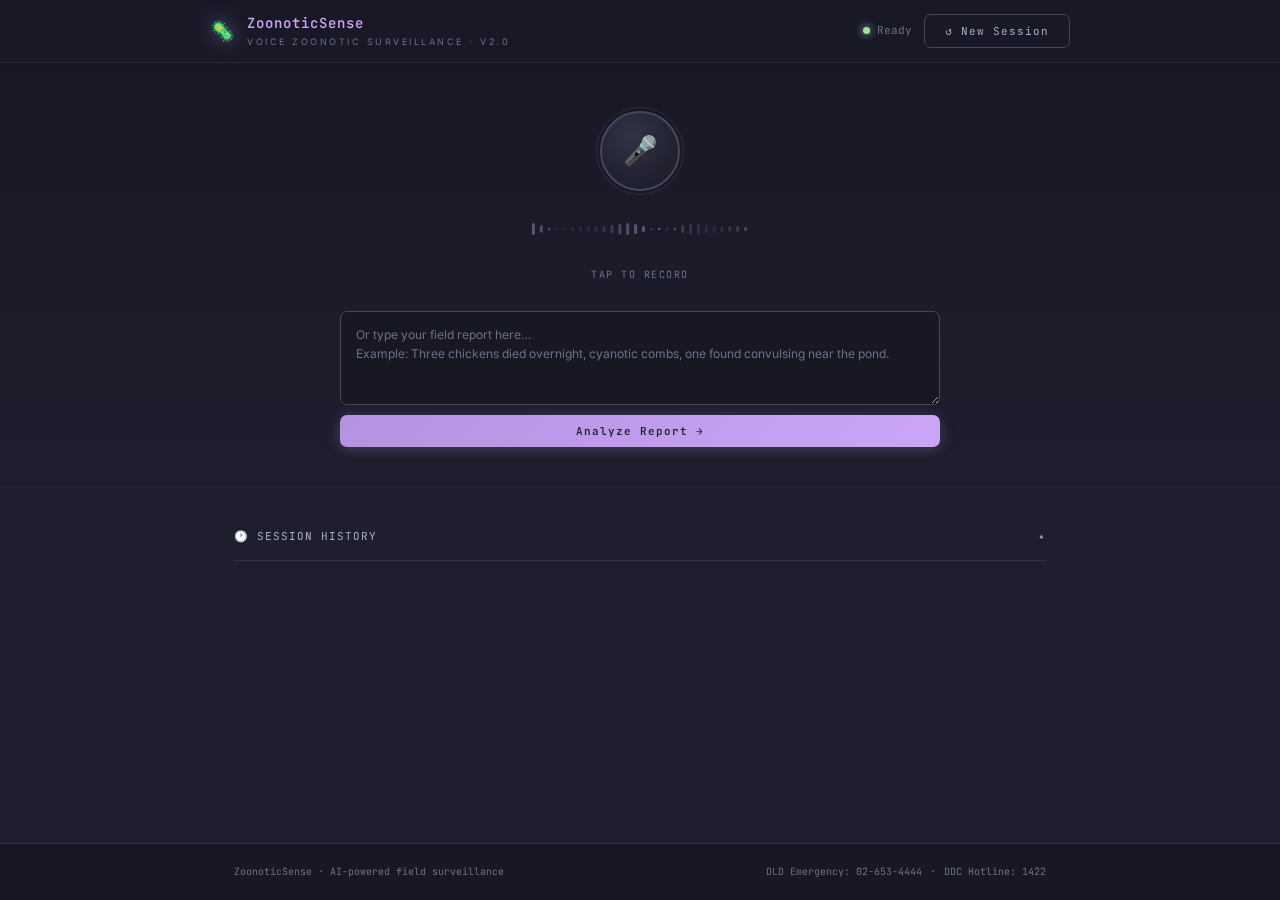
<file: templates/index.html>
<!DOCTYPE html>
<html lang="en">

<head>
  <meta charset="UTF-8">
  <meta name="viewport" content="width=device-width, initial-scale=1.0">
  <title>ZoonoticSense — Zoonotic Disease Surveillance</title>
  <meta name="description"
    content="AI-powered voice zoonotic disease surveillance system for field workers and farmers">
  <link rel="stylesheet" href="/static/css/style.css">
</head>

<body>

  <!-- ── STICKY HEADER ── -->
  <header class="header">
    <div class="header-inner">
      <div class="logo">
        <span class="logo-icon">🦠</span>
        <div>
          <div class="logo-name">ZoonoticSense</div>
          <div class="logo-sub">Voice Zoonotic Surveillance · v2.0</div>
        </div>
      </div>
      <div class="header-right">
        <div class="sys-status">
          <div class="status-dot" id="statusDot"></div>
          <span class="status-text" id="statusText">Ready</span>
        </div>
        <button class="btn btn-ghost" id="newSessionBtn" onclick="resetSession()">↺ New Session</button>
      </div>
    </div>
  </header>

  <!-- ── HERO: INPUT ── -->
  <section class="hero">
    <div class="hero-inner">

      <!-- Mic + waveform -->
      <div class="hero-mic" id="micArea">
        <button class="mic-btn" id="micBtn" onclick="toggleRecording()">
          <span class="mic-icon" id="micIcon">🎤</span>
        </button>
        <canvas class="waveform-canvas" id="waveCanvas" width="220" height="48"></canvas>
        <span class="mic-hint" id="micLabel">Tap to Record</span>
      </div>

      <!-- Text input alternative -->
      <div class="hero-text">
        <textarea id="textInput" rows="3"
          placeholder="Or type your field report here…&#10;Example: Three chickens died overnight, cyanotic combs, one found convulsing near the pond."></textarea>
        <button class="btn btn-primary" id="analyzeBtn" onclick="analyzeText()">
          Analyze Report →
        </button>
      </div>

    </div>
  </section>

  <!-- ── PIPELINE BAR ── -->
  <section class="pipeline-section hidden" id="pipelineSection">
    <div class="content-wrap">
      <button class="collapse-toggle" onclick="toggleSection('pipelineBody', this)" aria-expanded="true">
        <span class="toggle-label">⚡ Pipeline</span>
        <span class="toggle-chevron">▾</span>
      </button>
      <div class="collapse-body" id="pipelineBody">
        <div class="pipeline-steps">

          <div class="pipe-step" id="step-asr">
            <div class="pipe-dot"></div>
            <div class="pipe-content">
              <span class="pipe-name">ASR</span>
              <span class="pipe-detail" id="step-asr-detail">waiting</span>
            </div>
            <span class="pipe-time" id="step-asr-time"></span>
          </div>
          <div class="pipe-line"></div>

          <div class="pipe-step" id="step-ner">
            <div class="pipe-dot"></div>
            <div class="pipe-content">
              <span class="pipe-name">NER</span>
              <span class="pipe-detail" id="step-ner-detail">waiting</span>
            </div>
            <span class="pipe-time" id="step-ner-time"></span>
          </div>
          <div class="pipe-line"></div>

          <div class="pipe-step" id="step-router">
            <div class="pipe-dot"></div>
            <div class="pipe-content">
              <span class="pipe-name">Router</span>
              <span class="pipe-detail" id="step-router-detail">waiting</span>
            </div>
            <span class="pipe-time" id="step-router-time"></span>
          </div>
          <div class="pipe-line"></div>

          <div class="pipe-step" id="step-rag">
            <div class="pipe-dot"></div>
            <div class="pipe-content">
              <span class="pipe-name">RAG</span>
              <span class="pipe-detail" id="step-rag-detail">waiting</span>
            </div>
            <span class="pipe-time" id="step-rag-time"></span>
          </div>
          <div class="pipe-line"></div>

          <div class="pipe-step" id="step-llm">
            <div class="pipe-dot"></div>
            <div class="pipe-content">
              <span class="pipe-name">Expert</span>
              <span class="pipe-detail" id="step-llm-detail">waiting</span>
            </div>
            <span class="pipe-time" id="step-llm-time"></span>
          </div>
          <div class="pipe-line"></div>

          <div class="pipe-step" id="step-tts">
            <div class="pipe-dot"></div>
            <div class="pipe-content">
              <span class="pipe-name">TTS</span>
              <span class="pipe-detail" id="step-tts-detail">waiting</span>
            </div>
            <span class="pipe-time" id="step-tts-time"></span>
          </div>

        </div>
      </div>
    </div>
  </section>

  <!-- ── ASSESSMENT CARD ── -->
  <section class="assessment-section hidden" id="assessmentSection">
    <div class="content-wrap">

      <div class="assessment-card" id="riskCard">
        <!-- Header row -->
        <div class="assessment-header">
          <div class="assessment-meta">
            <span class="assessment-expert" id="riskExpert">Expert Agent</span>
            <span class="domain-tag" id="riskDomain">domain</span>
            <span class="chat-tag hidden" id="chatTag">💬 chat mode</span>
          </div>
          <div class="risk-badge UNKNOWN" id="riskBadge">—</div>
        </div>

        <!-- Assessment text -->
        <div class="assessment-body">
          <div class="section-label">Assessment</div>
          <p class="assessment-text" id="riskText"></p>
        </div>

        <!-- Flags -->
        <div class="risk-flags hidden" id="riskFlags"></div>

        <!-- Audio bar + TTS script -->
        <div class="audio-bar" id="audioPlayer">
          <span class="audio-icon">🔊</span>
          <span class="audio-label" id="audioLabel">Synthesizing speech…</span>
          <div class="audio-queue" id="audioQueue"></div>
          <button class="stop-tts-btn" id="stopTtsBtn" onclick="stopTTS()" title="Stop speech">■ Stop</button>
        </div>

        <!-- TTS Script collapsible -->
        <div class="tts-script-wrap">
          <button class="collapse-toggle tts-toggle" onclick="toggleSection('ttsScriptBody', this)"
            aria-expanded="false" data-collapsed>
            <span class="toggle-label">🗣 TTS Script</span>
            <span class="toggle-chevron">▸</span>
          </button>
          <div class="collapse-body collapsed" id="ttsScriptBody">
            <ol class="tts-script-list" id="ttsScriptList"></ol>
          </div>
        </div>
      </div>

    </div>
  </section>

  <!-- ── DETAIL PANELS (collapsible) ── -->
  <section class="details-section hidden" id="detailsSection">
    <div class="content-wrap details-grid">

      <!-- EPI Fields -->
      <div class="detail-panel hidden" id="epiCard">
        <button class="collapse-toggle" onclick="toggleSection('epiBody', this)" aria-expanded="true">
          <span class="toggle-label">🧬 Extracted Fields</span>
          <span class="panel-summary" id="epiSummary"></span>
          <span class="toggle-chevron">▾</span>
        </button>
        <div class="collapse-body" id="epiBody">
          <div class="epi-grid" id="epiGrid"></div>
        </div>
      </div>

      <!-- Router confidence -->
      <div class="detail-panel hidden" id="routerCard">
        <button class="collapse-toggle" onclick="toggleSection('routerBody', this)" aria-expanded="true">
          <span class="toggle-label">🧭 Domain Confidence</span>
          <span class="panel-summary" id="routerSummary"></span>
          <span class="toggle-chevron">▾</span>
        </button>
        <div class="collapse-body" id="routerBody">
          <div class="router-bars" id="routerBars"></div>
        </div>
      </div>

      <!-- RAG chunks -->
      <div class="detail-panel rag-panel hidden" id="ragCard">
        <button class="collapse-toggle" onclick="toggleSection('ragBody', this)" aria-expanded="false" data-collapsed>
          <span class="toggle-label">📚 Knowledge Sources</span>
          <span class="toggle-chevron">▸</span>
        </button>
        <div class="collapse-body collapsed" id="ragBody">
          <div class="rag-chunks" id="ragChunks"></div>
        </div>
      </div>

    </div>
  </section>

  <!-- ── SESSION HISTORY ── -->
  <section class="history-section">
    <div class="content-wrap">
      <button class="collapse-toggle" onclick="toggleSection('historyBody', this)" aria-expanded="false" data-collapsed>
        <span class="toggle-label">🕐 Session History</span>
        <span class="toggle-chevron">▸</span>
      </button>
      <div class="collapse-body collapsed" id="historyBody">
        <div class="history-list" id="historyList">
          <div class="history-empty">No reports yet. Record or type a field report above.</div>
        </div>
      </div>
    </div>
  </section>

  <!-- ── FOOTER ── -->
  <footer class="footer">
    <div class="content-wrap footer-inner">
      <span class="footer-copy">ZoonoticSense · AI-powered field surveillance</span>
      <div class="footer-links">
        <span>DLD Emergency: 02-653-4444</span>
        <span>·</span>
        <span>DDC Hotline: 1422</span>
      </div>
    </div>
  </footer>

  <div id="audioPool" style="display:none"></div>
  <script src="/static/js/app.js"></script>
</body>

</html>
</file>
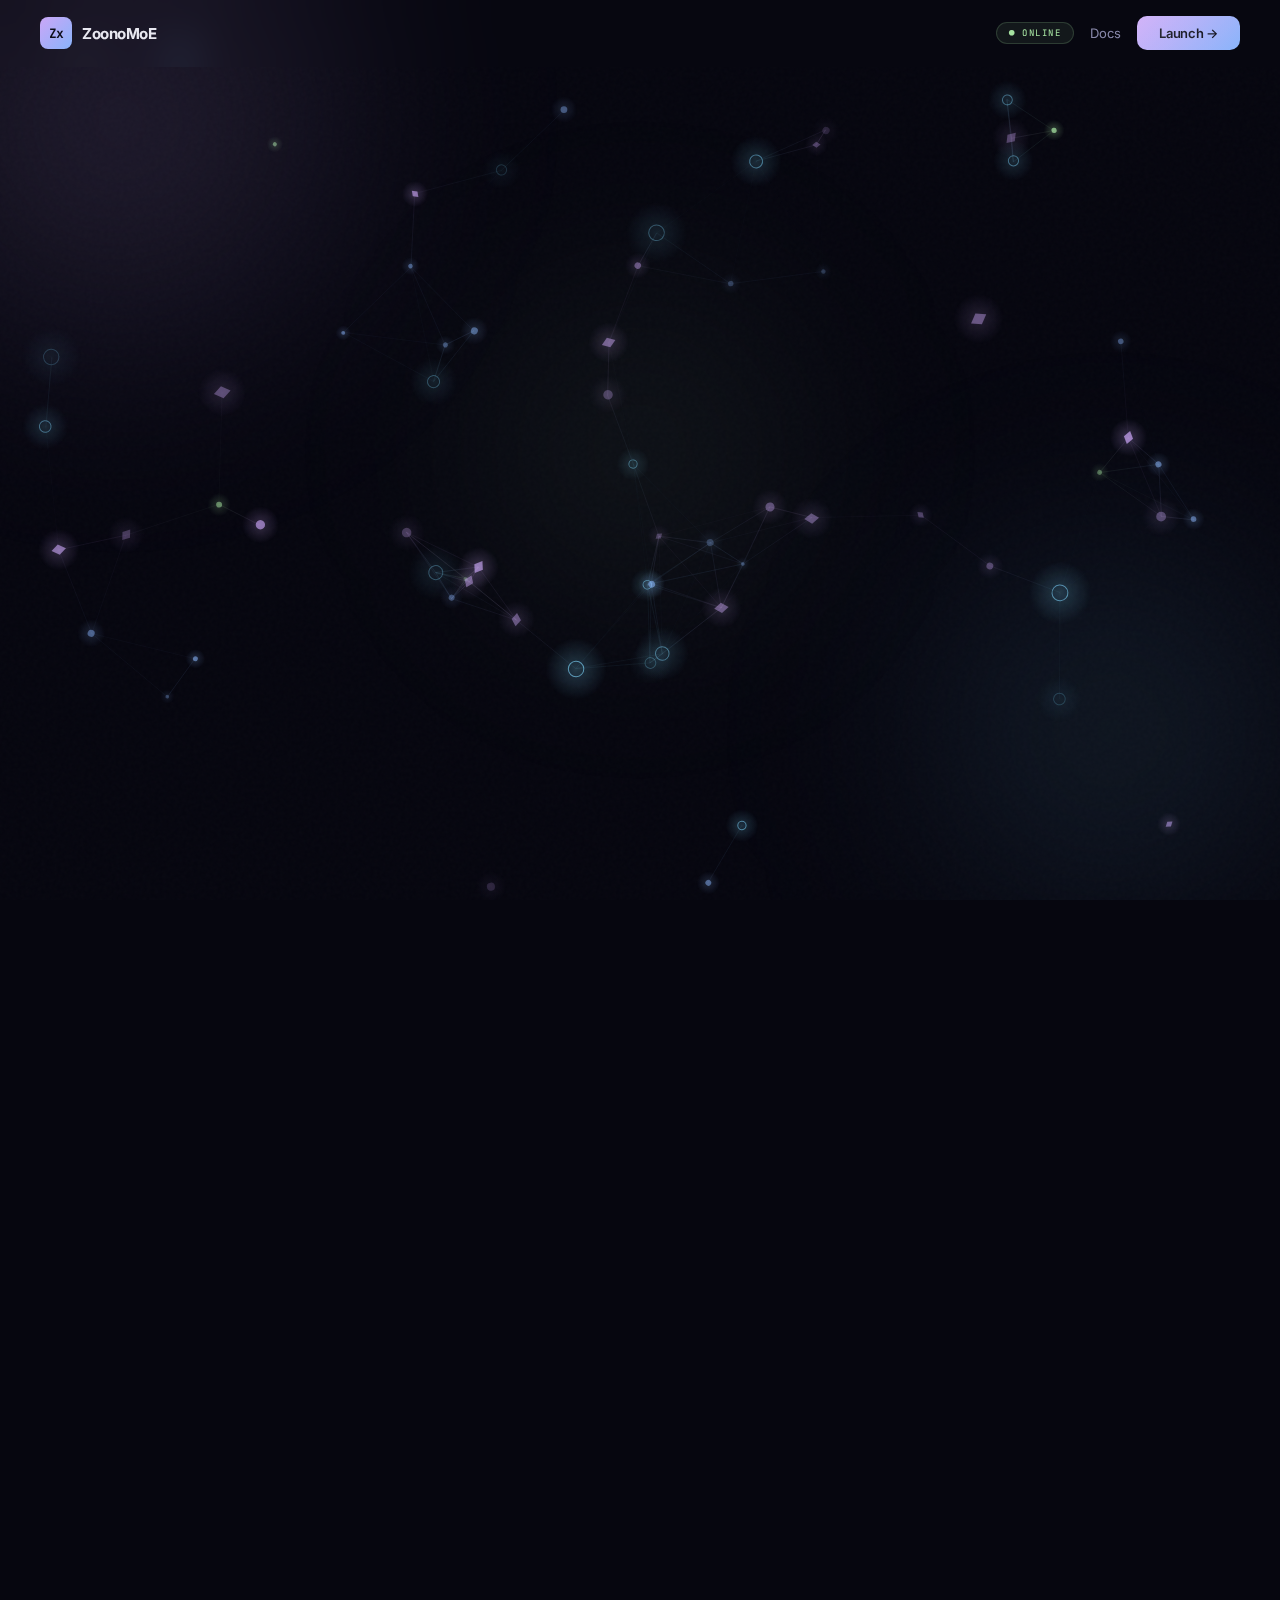
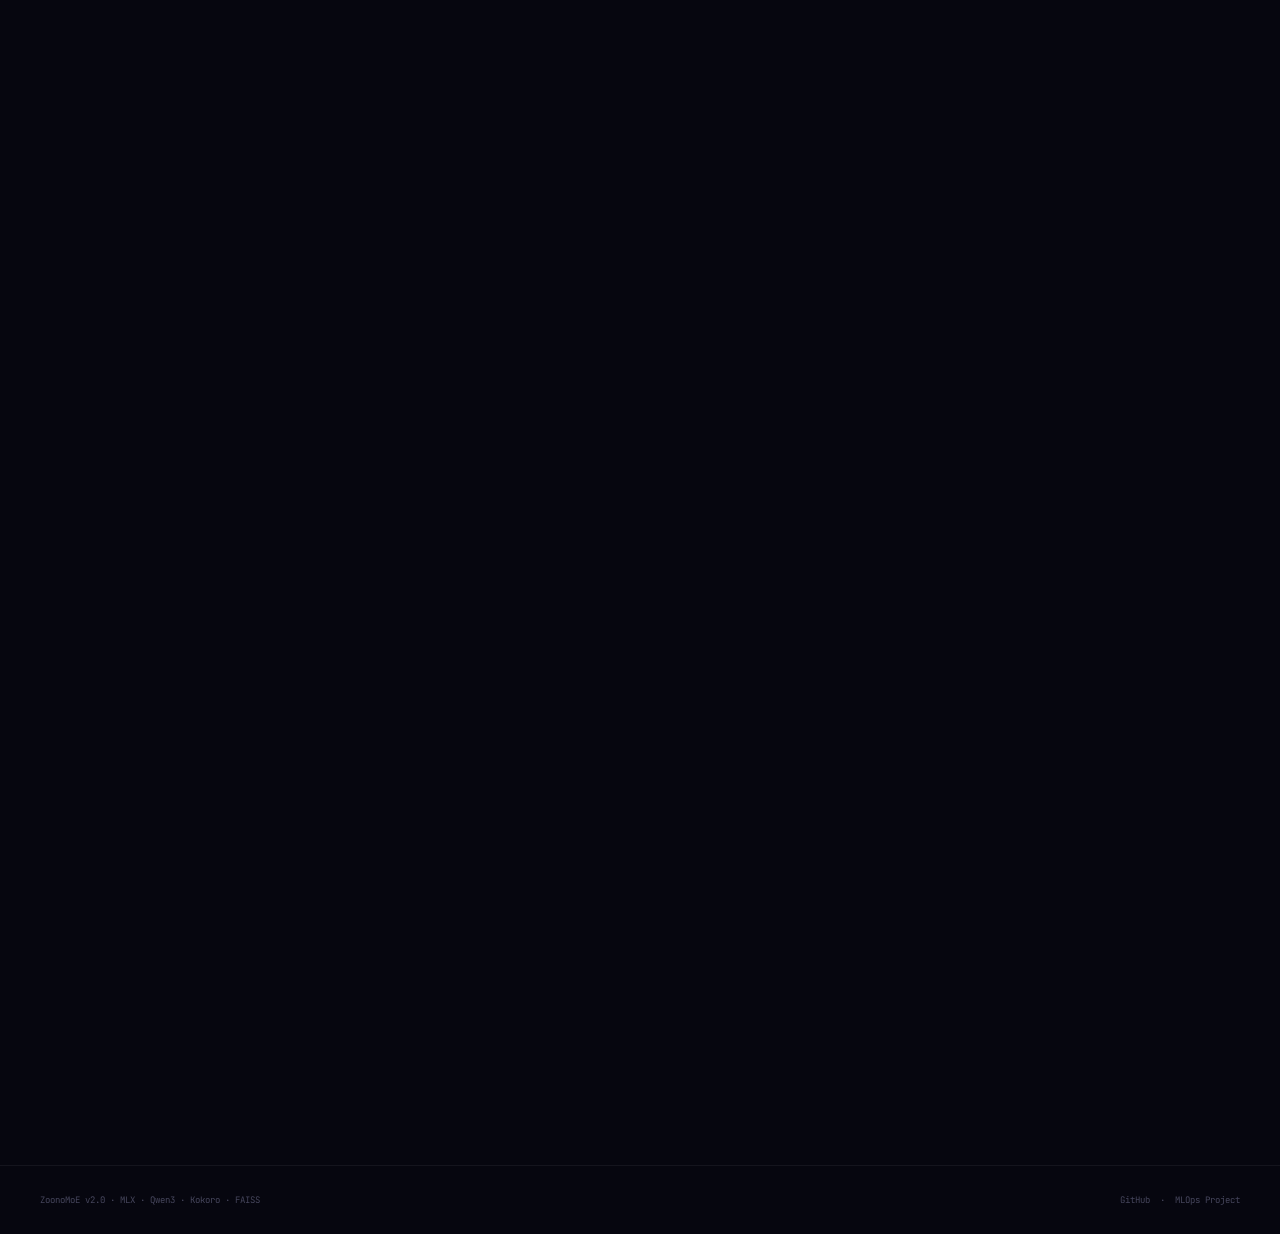
<file: templates/landing.html>
<!DOCTYPE html>
<html lang="en">

<head>
    <meta charset="UTF-8">
    <meta name="viewport" content="width=device-width, initial-scale=1.0">
    <title>ZoonoMoE — Frictionless Zoonotic Surveillance</title>
    <link rel="icon" type="image/svg+xml" href="/favicon.svg">
    <meta name="description"
        content="ZoonoMoE — Frictionless zoonotic surveillance, routed at the edge. On-device, real-time, voice-first.">
    <link rel="preconnect" href="https://fonts.googleapis.com">
    <link
        href="https://fonts.googleapis.com/css2?family=Inter:ital,opsz,wght@0,14..32,300;0,14..32,400;0,14..32,500;0,14..32,600;0,14..32,700;0,14..32,800;1,14..32,300&family=JetBrains+Mono:wght@400;500&display=swap"
        rel="stylesheet">
    <style>
        /* ──────────── TOKENS ──────────── */
        :root {
            --bg: #06060f;
            --bg2: #0d0d1a;
            --surface: #13132a;
            --border: rgba(255, 255, 255, 0.06);
            --text: #e8e8f0;
            --sub: #8888aa;
            --dim: #44445a;
            --mauve: #cba6f7;
            --blue: #89b4fa;
            --sapph: #74c7ec;
            --green: #a6e3a1;
            --peach: #fab387;
            --red: #f38ba8;
            --yellow: #f9e2af;
            --mono: 'JetBrains Mono', monospace;
            --sans: 'Inter', sans-serif;
            --ease: cubic-bezier(.22, 1, .36, 1);
        }

        *,
        *::before,
        *::after {
            margin: 0;
            padding: 0;
            box-sizing: border-box;
        }

        html {
            scroll-behavior: smooth;
        }

        body {
            font-family: var(--sans);
            background: var(--bg);
            color: var(--text);
            overflow-x: hidden;
            -webkit-font-smoothing: antialiased;
        }

        /* ──────────── PHYSICS CANVAS BG ──────────── */
        #physCanvas {
            position: fixed;
            inset: 0;
            z-index: 0;
            pointer-events: none;
            /* canvas is non-interactive; JS uses document events */
        }

        /* soft ambient orbs (CSS only, mouse-lerp via JS) */
        #aurora {
            position: fixed;
            inset: 0;
            z-index: 0;
            pointer-events: none;
            overflow: hidden;
        }

        .orb {
            position: absolute;
            border-radius: 50%;
            filter: blur(100px);
            will-change: transform;
        }

        .orb-a {
            width: 640px;
            height: 640px;
            background: radial-gradient(circle, rgba(203, 166, 247, .18) 0%, transparent 70%);
            top: -200px;
            left: -200px;
        }

        .orb-b {
            width: 540px;
            height: 540px;
            background: radial-gradient(circle, rgba(116, 199, 236, .14) 0%, transparent 70%);
            bottom: -100px;
            right: -100px;
        }

        .orb-c {
            width: 460px;
            height: 460px;
            background: radial-gradient(circle, rgba(166, 227, 161, .1) 0%, transparent 70%);
            top: 50%;
            left: 50%;
            transform: translate(-50%, -50%);
        }

        /* ──────────── NOISE GRAIN ──────────── */
        body::before {
            content: '';
            position: fixed;
            inset: 0;
            z-index: 1;
            pointer-events: none;
            background-image: url("data:image/svg+xml,%3Csvg viewBox='0 0 256 256' xmlns='http://www.w3.org/2000/svg'%3E%3Cfilter id='noise'%3E%3CfeTurbulence type='fractalNoise' baseFrequency='0.9' numOctaves='4' stitchTiles='stitch'/%3E%3C/filter%3E%3Crect width='100%25' height='100%25' filter='url(%23noise)'/%3E%3C/svg%3E");
            opacity: 0.022;
        }

        /* ──────────── LAYOUT ──────────── */
        .page {
            position: relative;
            z-index: 2;
        }

        /* ──────────── NAV ──────────── */
        nav {
            position: fixed;
            top: 0;
            left: 0;
            right: 0;
            z-index: 100;
            display: flex;
            align-items: center;
            justify-content: space-between;
            padding: 16px 40px;
            border-bottom: 1px solid transparent;
            backdrop-filter: blur(20px);
            transition: border-color 0.3s, background 0.3s;
        }

        nav.scrolled {
            border-bottom-color: var(--border);
            background: rgba(6, 6, 15, 0.85);
        }

        .nav-logo {
            display: flex;
            align-items: center;
            gap: 10px;
            text-decoration: none;
        }

        .nav-logo-icon {
            width: 32px;
            height: 32px;
            border-radius: 8px;
            background: linear-gradient(135deg, var(--mauve), var(--blue));
            display: flex;
            align-items: center;
            justify-content: center;
            font-size: 16px;
        }

        .nav-logo-name {
            font-size: 15px;
            font-weight: 700;
            letter-spacing: -0.5px;
            color: var(--text);
        }

        .nav-right {
            display: flex;
            align-items: center;
            gap: 16px;
        }

        .nav-pill {
            font-family: var(--mono);
            font-size: 9px;
            letter-spacing: 1.5px;
            color: var(--green);
            background: rgba(166, 227, 161, 0.08);
            border: 1px solid rgba(166, 227, 161, 0.18);
            border-radius: 20px;
            padding: 4px 12px;
            animation: pulse-green 2.5s ease-in-out infinite;
        }

        @keyframes pulse-green {

            0%,
            100% {
                opacity: 1;
            }

            50% {
                opacity: 0.6;
            }
        }

        .nav-link {
            font-size: 13px;
            color: var(--sub);
            text-decoration: none;
            transition: color 0.2s;
        }

        .nav-link:hover {
            color: var(--text);
        }

        /* ──────────── HERO ──────────── */
        .hero {
            min-height: 100vh;
            display: flex;
            flex-direction: column;
            align-items: center;
            justify-content: center;
            text-align: center;
            padding: 120px 24px 80px;
            gap: 0;
        }

        /* Animated tag */
        .hero-tag {
            display: inline-flex;
            align-items: center;
            gap: 8px;
            font-family: var(--mono);
            font-size: 10px;
            letter-spacing: 2px;
            color: var(--sapph);
            background: rgba(116, 199, 236, 0.06);
            border: 1px solid rgba(116, 199, 236, 0.15);
            border-radius: 100px;
            padding: 6px 16px;
            margin-bottom: 32px;
            opacity: 0;
            transform: translateY(16px);
            animation: slideUp 0.7s var(--ease) 0.1s forwards;
        }

        .hero-tag-dot {
            width: 6px;
            height: 6px;
            border-radius: 50%;
            background: var(--sapph);
            animation: pulse-blue 1.5s ease-in-out infinite;
        }

        @keyframes pulse-blue {

            0%,
            100% {
                transform: scale(1);
                opacity: 1;
            }

            50% {
                transform: scale(1.5);
                opacity: 0.5;
            }
        }

        /* Title */
        .hero-title {
            text-align: left;
            font-size: clamp(42px, 7.5vw, 96px);
            font-weight: 800;
            letter-spacing: -3px;
            line-height: 1.0;
            margin-bottom: 28px;
            opacity: 0;
            transform: translateY(20px);
            animation: slideUp 0.8s var(--ease) 0.25s forwards;
        }

        .hero-title .line2 {
            background: linear-gradient(135deg, var(--mauve) 0%, var(--blue) 40%, var(--sapph) 100%);
            -webkit-background-clip: text;
            background-clip: text;
            -webkit-text-fill-color: transparent;
        }

        /* Subtitle */
        .hero-sub {
            font-size: 17px;
            line-height: 1.7;
            color: var(--sub);
            max-width: 520px;
            font-weight: 400;
            margin-bottom: 44px;
            opacity: 0;
            transform: translateY(20px);
            animation: slideUp 0.8s var(--ease) 0.4s forwards;
        }

        /* CTA */
        .cta-row {
            display: flex;
            gap: 12px;
            flex-wrap: wrap;
            justify-content: center;
            opacity: 0;
            transform: translateY(20px);
            animation: slideUp 0.8s var(--ease) 0.55s forwards;
        }

        .btn-primary {
            position: relative;
            overflow: hidden;
            font-family: var(--sans);
            font-size: 14px;
            font-weight: 600;
            padding: 14px 32px;
            border-radius: 14px;
            border: none;
            background: linear-gradient(135deg, rgba(203, 166, 247, 1), rgba(137, 180, 250, 1));
            color: #0d0d1a;
            cursor: pointer;
            letter-spacing: -0.3px;
            text-decoration: none;
            display: inline-flex;
            align-items: center;
            gap: 8px;
            transition: transform 0.2s, box-shadow 0.2s;
            box-shadow: 0 0 0 0 rgba(203, 166, 247, 0.4);
        }

        .btn-primary::after {
            content: '';
            position: absolute;
            inset: 0;
            background: linear-gradient(135deg, rgba(255, 255, 255, 0.15), transparent);
        }

        .btn-primary:hover {
            transform: translateY(-2px) scale(1.02);
            box-shadow: 0 8px 40px rgba(203, 166, 247, 0.35);
        }

        .btn-primary:active {
            transform: translateY(0) scale(0.99);
        }

        .btn-outline {
            font-family: var(--sans);
            font-size: 14px;
            font-weight: 500;
            padding: 13px 28px;
            border-radius: 14px;
            border: 1px solid var(--border);
            background: rgba(255, 255, 255, 0.03);
            color: var(--sub);
            cursor: pointer;
            text-decoration: none;
            display: inline-flex;
            align-items: center;
            gap: 8px;
            transition: border-color 0.2s, color 0.2s, background 0.2s;
            backdrop-filter: blur(8px);
        }

        .btn-outline:hover {
            border-color: rgba(203, 166, 247, 0.3);
            color: var(--text);
            background: rgba(203, 166, 247, 0.04);
        }

        @keyframes slideUp {
            to {
                opacity: 1;
                transform: translateY(0);
            }
        }

        /* ──────────── STATS STRIP ──────────── */
        .stats-strip {
            display: flex;
            align-items: center;
            justify-content: center;
            gap: 0;
            flex-wrap: wrap;
            max-width: 700px;
            margin: 72px auto 0;
            padding: 0 24px;
            opacity: 0;
            animation: slideUp 0.8s var(--ease) 0.7s forwards;
        }

        .stat-item {
            text-align: center;
            padding: 20px 36px;
        }

        .stat-divider {
            width: 1px;
            height: 40px;
            background: linear-gradient(to bottom, transparent, var(--border), transparent);
        }

        .stat-num {
            font-size: 30px;
            font-weight: 800;
            letter-spacing: -1.5px;
            background: linear-gradient(135deg, var(--mauve), var(--peach));
            -webkit-background-clip: text;
            background-clip: text;
            -webkit-text-fill-color: transparent;
            display: block;
        }

        .stat-lbl {
            font-size: 11px;
            color: var(--dim);
            margin-top: 3px;
            letter-spacing: 0.5px;
        }

        /* ──────────── SECTION WRAPPER ──────────── */
        .section {
            max-width: 1080px;
            margin: 0 auto;
            padding: 100px 32px;
        }

        .section-label {
            font-family: var(--mono);
            font-size: 10px;
            letter-spacing: 3px;
            color: var(--mauve);
            text-transform: uppercase;
            margin-bottom: 16px;
        }

        .section-title {
            font-size: clamp(28px, 4vw, 48px);
            font-weight: 800;
            letter-spacing: -1.5px;
            line-height: 1.15;
            margin-bottom: 16px;
        }

        .section-sub {
            font-size: 15px;
            color: var(--sub);
            line-height: 1.7;
            max-width: 480px;
        }

        /* ──────────── PIPELINE VISUALISER ──────────── */
        .pipeline-section {
            padding: 80px 32px 100px;
        }

        .pipeline-wrap {
            max-width: 900px;
            margin: 0 auto;
        }

        .pipeline-header {
            margin-bottom: 56px;
        }

        .pipeline-flow {
            display: flex;
            align-items: center;
            justify-content: center;
            gap: 0;
            position: relative;
        }

        .pl-step {
            display: flex;
            flex-direction: column;
            align-items: center;
            gap: 12px;
            cursor: default;
            flex-shrink: 0;
            position: relative;
        }

        .pl-circle {
            width: 64px;
            height: 64px;
            border-radius: 18px;
            display: flex;
            align-items: center;
            justify-content: center;
            font-size: 24px;
            border: 1px solid var(--border);
            background: var(--surface);
            transition: transform 0.25s var(--ease), box-shadow 0.25s, border-color 0.25s;
            position: relative;
        }

        .pl-step:hover .pl-circle {
            transform: translateY(-5px) scale(1.08);
        }

        .pl-step[data-color="sapph"]:hover .pl-circle {
            border-color: var(--sapph);
            box-shadow: 0 12px 40px rgba(116, 199, 236, .25);
        }

        .pl-step[data-color="mauve"]:hover .pl-circle {
            border-color: var(--mauve);
            box-shadow: 0 12px 40px rgba(203, 166, 247, .25);
        }

        .pl-step[data-color="yellow"]:hover .pl-circle {
            border-color: var(--yellow);
            box-shadow: 0 12px 40px rgba(249, 226, 175, .2);
        }

        .pl-step[data-color="peach"]:hover .pl-circle {
            border-color: var(--peach);
            box-shadow: 0 12px 40px rgba(250, 179, 135, .2);
        }

        .pl-step[data-color="green"]:hover .pl-circle {
            border-color: var(--green);
            box-shadow: 0 12px 40px rgba(166, 227, 161, .2);
        }

        .pl-name {
            font-family: var(--mono);
            font-size: 10px;
            letter-spacing: 2px;
            color: var(--dim);
            text-transform: uppercase;
        }

        .pl-desc {
            font-size: 11px;
            color: var(--sub);
            text-align: center;
            max-width: 80px;
            line-height: 1.5;
            margin-top: 2px;
        }

        .pl-connector {
            flex: 1;
            min-width: 16px;
            max-width: 72px;
            display: flex;
            align-items: center;
            padding: 0 2px;
        }

        .pl-conn-line {
            flex: 1;
            height: 1px;
            background: linear-gradient(90deg, var(--border) 0%, rgba(203, 166, 247, 0.25) 50%, var(--border) 100%);
            position: relative;
            overflow: hidden;
        }

        .pl-conn-pulse {
            position: absolute;
            top: 0;
            left: -50%;
            width: 50%;
            height: 100%;
            background: linear-gradient(90deg, transparent, rgba(203, 166, 247, 0.6), transparent);
            animation: connPulse 2.5s ease-in-out infinite;
        }

        .pl-conn-pulse:nth-child(2) {
            animation-delay: 0.5s;
        }

        .pl-conn-pulse:nth-child(3) {
            animation-delay: 1.0s;
        }

        .pl-conn-pulse:nth-child(4) {
            animation-delay: 1.5s;
        }

        @keyframes connPulse {
            0% {
                left: -60%;
            }

            100% {
                left: 110%;
            }
        }

        /* ──────────── FEATURE GRID (3D tilt cards) ──────────── */
        .feature-grid {
            display: grid;
            grid-template-columns: repeat(auto-fit, minmax(280px, 1fr));
            gap: 16px;
        }

        .feat-card {
            background: var(--surface);
            border: 1px solid var(--border);
            border-radius: 20px;
            padding: 28px;
            transition: border-color 0.2s;
            transform-style: preserve-3d;
            will-change: transform;
            cursor: default;
            position: relative;
            overflow: hidden;
        }

        .feat-card::before {
            content: '';
            position: absolute;
            inset: 0;
            background: radial-gradient(600px circle at var(--mx, 50%) var(--my, 50%),
                    rgba(203, 166, 247, 0.06), transparent 50%);
            transition: opacity 0.3s;
            opacity: 0;
        }

        .feat-card:hover::before {
            opacity: 1;
        }

        .feat-card:hover {
            border-color: rgba(203, 166, 247, 0.2);
        }

        .feat-icon-wrap {
            width: 44px;
            height: 44px;
            border-radius: 12px;
            display: flex;
            align-items: center;
            justify-content: center;
            font-size: 22px;
            margin-bottom: 18px;
            background: rgba(255, 255, 255, 0.04);
            border: 1px solid var(--border);
        }

        .feat-title {
            font-size: 15px;
            font-weight: 600;
            margin-bottom: 8px;
        }

        .feat-desc {
            font-size: 12px;
            color: var(--sub);
            line-height: 1.7;
        }

        .feat-badge {
            display: inline-block;
            margin-top: 16px;
            font-family: var(--mono);
            font-size: 8px;
            letter-spacing: 1.5px;
            color: var(--mauve);
            background: rgba(203, 166, 247, 0.07);
            border: 1px solid rgba(203, 166, 247, 0.14);
            border-radius: 4px;
            padding: 3px 8px;
        }

        /* reveal on scroll */
        .reveal {
            opacity: 0;
            transform: translateY(28px);
            transition: opacity 0.7s var(--ease), transform 0.7s var(--ease);
        }

        .reveal.visible {
            opacity: 1;
            transform: translateY(0);
        }

        /* stagger */
        .feat-card:nth-child(1) {
            transition-delay: 0.05s;
        }

        .feat-card:nth-child(2) {
            transition-delay: 0.12s;
        }

        .feat-card:nth-child(3) {
            transition-delay: 0.19s;
        }

        .feat-card:nth-child(4) {
            transition-delay: 0.26s;
        }

        .feat-card:nth-child(5) {
            transition-delay: 0.33s;
        }

        .feat-card:nth-child(6) {
            transition-delay: 0.40s;
        }

        /* ──────────── CTA BANNER ──────────── */
        .cta-banner {
            text-align: center;
            padding: 100px 32px;
            position: relative;
        }

        .cta-banner-inner {
            max-width: 640px;
            margin: 0 auto;
        }

        .cta-glow {
            position: absolute;
            top: 50%;
            left: 50%;
            transform: translate(-50%, -50%);
            width: 500px;
            height: 200px;
            background: radial-gradient(ellipse, rgba(203, 166, 247, 0.12) 0%, transparent 70%);
            pointer-events: none;
        }

        .cta-title {
            font-size: clamp(28px, 5vw, 52px);
            font-weight: 800;
            letter-spacing: -2px;
            margin-bottom: 20px;
            line-height: 1.1;
        }

        .cta-sub {
            font-size: 15px;
            color: var(--sub);
            line-height: 1.7;
            margin-bottom: 36px;
        }

        /* ──────────── FOOTER ──────────── */
        footer {
            border-top: 1px solid var(--border);
            padding: 28px 40px;
            display: flex;
            align-items: center;
            justify-content: space-between;
            font-family: var(--mono);
            font-size: 9px;
            color: var(--dim);
            flex-wrap: wrap;
            gap: 12px;
        }

        footer a {
            color: var(--dim);
            text-decoration: none;
        }

        footer a:hover {
            color: var(--sub);
        }
    </style>
</head>

<body>

    <!-- ── PHYSICS CANVAS ── -->
    <canvas id="physCanvas"></canvas>
    <!-- ── AMBIENT AURORA ORBS ── -->
    <div id="aurora">
        <div class="orb orb-a"></div>
        <div class="orb orb-b"></div>
        <div class="orb orb-c"></div>
    </div>

    <div class="page">

        <!-- ── NAV ── -->
        <nav id="nav">
            <div class="nav-logo">
                <div class="nav-logo-icon"
                    style="font-family:var(--mono);font-size:13px;font-weight:700;letter-spacing:-1px;color:#0d0d1a;">Zx
                </div>
                <span class="nav-logo-name">ZoonoMoE</span>
            </div>
            <div class="nav-right">
                <span class="nav-pill">● ONLINE</span>
                <a href="https://github.com/E27-25/MLOps_Project" target="_blank" class="nav-link">Docs</a>
                <a href="/app" class="btn-primary" style="padding:9px 22px;font-size:13px;border-radius:10px;">Launch
                    →</a>
            </div>
        </nav>

        <!-- ── HERO ── -->
        <section class="hero">
            <span class="hero-tag">
                <span class="hero-tag-dot"></span>
                AI ZOONOTIC SURVEILLANCE SYSTEM
            </span>

            <h1 class="hero-title">
                Hear the symptoms.<br>
                <span class="line2">Assess locally.<br>
                    Contain globally.</span>
            </h1>

            <!-- typewriter caption -->
            <p class="hero-sub">
                <span id="typewriter"></span><span class="tw-cursor">|</span>
            </p>

            <div class="cta-row">
                <a href="/app" class="btn-primary">Launch ZoonoMoE &rarr;</a>
                <a href="https://github.com/E27-25/MLOps_Project" target="_blank" class="btn-outline">View on GitHub</a>
            </div>

            <!-- Stats -->
            <div class="stats-strip">
                <div class="stat-item">
                    <span class="stat-num">6</span>
                    <div class="stat-lbl">Disease Domains</div>
                </div>
                <div class="stat-divider"></div>
                <div class="stat-item">
                    <span class="stat-num">F1&nbsp;0.83</span>
                    <div class="stat-lbl">Router Accuracy</div>
                </div>
                <div class="stat-divider"></div>
                <div class="stat-item">
                    <span class="stat-num">&lt;20s</span>
                    <div class="stat-lbl">Full Pipeline</div>
                </div>
                <div class="stat-divider"></div>
                <div class="stat-item">
                    <span class="stat-num">100%</span>
                    <div class="stat-lbl">On-Device Local</div>
                </div>
            </div>
        </section>

        <!-- ── PIPELINE ── -->
        <section class="pipeline-section">
            <div class="pipeline-wrap">
                <div class="pipeline-header reveal">
                    <div class="section-label">How it works</div>
                    <h2 class="section-title">One voice.<br>Five stages.</h2>
                    <p class="section-sub">Each layer is purpose-built — from raw audio waveform to a spoken risk
                        assessment.</p>
                </div>
                <div class="pipeline-flow reveal" style="transition-delay:0.15s">

                    <div class="pl-step" data-color="sapph">
                        <div class="pl-circle">🎤</div>
                        <div class="pl-name">ASR</div>
                        <div class="pl-desc">Whisper speech recognition</div>
                    </div>
                    <div class="pl-connector">
                        <div class="pl-conn-line">
                            <div class="pl-conn-pulse"></div>
                        </div>
                    </div>

                    <div class="pl-step" data-color="mauve">
                        <div class="pl-circle">🧬</div>
                        <div class="pl-name">NER</div>
                        <div class="pl-desc">Clinical entity extraction</div>
                    </div>
                    <div class="pl-connector">
                        <div class="pl-conn-line">
                            <div class="pl-conn-pulse"></div>
                        </div>
                    </div>

                    <div class="pl-step" data-color="yellow">
                        <div class="pl-circle">🧭</div>
                        <div class="pl-name">Router</div>
                        <div class="pl-desc">Domain classification</div>
                    </div>
                    <div class="pl-connector">
                        <div class="pl-conn-line">
                            <div class="pl-conn-pulse"></div>
                        </div>
                    </div>

                    <div class="pl-step" data-color="peach">
                        <div class="pl-circle">📚</div>
                        <div class="pl-name">RAG</div>
                        <div class="pl-desc">Vector knowledge retrieval</div>
                    </div>
                    <div class="pl-connector">
                        <div class="pl-conn-line">
                            <div class="pl-conn-pulse"></div>
                        </div>
                    </div>

                    <div class="pl-step" data-color="green">
                        <div class="pl-circle">🔊</div>
                        <div class="pl-name">TTS</div>
                        <div class="pl-desc">Streaming voice synthesis</div>
                    </div>

                </div>
            </div>
        </section>

        <!-- ── FEATURE GRID ── -->
        <section class="section" style="padding-top:0">
            <div class="section-label reveal">Capabilities</div>
            <h2 class="section-title reveal">Built for the field.</h2>
            <p class="section-sub reveal" style="margin-bottom:52px;transition-delay:0.1s">
                From a farmer calling in a sick flock to a district vet filing an alert — every voice report is handled.
            </p>
            <div class="feature-grid">
                <div class="feat-card reveal">
                    <div class="feat-icon-wrap">🎤</div>
                    <div class="feat-title">Voice-First Input</div>
                    <div class="feat-desc">Record directly in noisy field conditions. MLX Whisper transcribes in real
                        time even with accents and background noise.</div>
                    <span class="feat-badge">MLX WHISPER</span>
                </div>
                <div class="feat-card reveal">
                    <div class="feat-icon-wrap">🧬</div>
                    <div class="feat-title">Clinical NER</div>
                    <div class="feat-desc">Extracts species, symptoms, mortality count, location and timeframe from
                        natural language field reports.</div>
                    <span class="feat-badge">QWEN3 4B-INT4</span>
                </div>
                <div class="feat-card reveal">
                    <div class="feat-icon-wrap">🧭</div>
                    <div class="feat-title">Smart Routing</div>
                    <div class="feat-desc">Avian flu, FMD, Nipah, Rabies, Leptospirosis, General — the right specialist
                        knowledge is selected automatically.</div>
                    <span class="feat-badge">F1 0.83 · 6 DOMAINS</span>
                </div>
                <div class="feat-card reveal">
                    <div class="feat-icon-wrap">📚</div>
                    <div class="feat-title">RAG Knowledge</div>
                    <div class="feat-desc">Per-domain FAISS vector stores ground every LLM response in verified
                        veterinary documentation.</div>
                    <span class="feat-badge">FAISS · SENTENCE-BERT</span>
                </div>
                <div class="feat-card reveal">
                    <div class="feat-icon-wrap">🔊</div>
                    <div class="feat-title">Streaming TTS</div>
                    <div class="feat-desc">Assessment is synthesised and spoken sentence-by-sentence as the model
                        generates it — no waiting for the full response.</div>
                    <span class="feat-badge">KOKORO TTS</span>
                </div>
                <div class="feat-card reveal">
                    <div class="feat-icon-wrap">🔒</div>
                    <div class="feat-title">Fully Local</div>
                    <div class="feat-desc">Every model runs on-device with Apple MLX acceleration on Apple Silicon. No
                        API keys. No data leaves the machine.</div>
                    <span class="feat-badge">APPLE MLX · ON-DEVICE</span>
                </div>
            </div>
        </section>

        <!-- ── CTA BANNER ── -->
        <section class="cta-banner reveal">
            <div class="cta-glow"></div>
            <div class="cta-banner-inner">
                <h2 class="cta-title">Ready to start your<br><span
                        style="background:linear-gradient(135deg,var(--mauve),var(--blue));-webkit-background-clip:text;background-clip:text;-webkit-text-fill-color:transparent">assessment?</span>
                </h2>
                <p class="cta-sub">Speak a field report. ZoonoMoE transcribes it, extracts clinical signals, routes it
                    to the right domain model, and delivers a spoken risk assessment — all on-device.</p>
                <div class="cta-row">
                    <a href="/app" class="btn-primary">Launch ZoonoMoE &rarr;</a>
                    <a href="https://github.com/E27-25/MLOps_Project" target="_blank" class="btn-outline">View Docs</a>
                </div>
            </div>
        </section>

        <!-- ── FOOTER ── -->
        <footer>
            <span>ZoonoMoE v2.0 · MLX · Qwen3 · Kokoro · FAISS</span>
            <span>GitHub &nbsp;·&nbsp; MLOps Project</span>
        </footer>

    </div><!-- .page -->

    <script>
        // ══════════════════════════════════════════════════════════════════════════════
        //  PHYSICS WORLD  — Antigravity-style interactive background
        //  Objects float with soft gravity, bounce off walls, repel from cursor,
        //  explode on click, and slowly drift back to their home positions.
        // ══════════════════════════════════════════════════════════════════════════════
        (function () {
            const canvas = document.getElementById('physCanvas');
            const ctx = canvas.getContext('2d');

            // Resize
            function resize() { canvas.width = window.innerWidth; canvas.height = window.innerHeight; }
            window.addEventListener('resize', resize, { passive: true });
            resize();

            // ── Mouse state ──────────────────────────────────────────────────────────
            const mouse = { x: -9999, y: -9999, cx: -9999, cy: -9999, down: false, clicked: false };
            document.addEventListener('mousemove', e => { mouse.x = e.clientX; mouse.y = e.clientY; });
            document.addEventListener('mousedown', e => { mouse.down = true; mouse.clicked = true; mouse.cx = e.clientX; mouse.cy = e.clientY; mouse.x = e.clientX; mouse.y = e.clientY; });
            document.addEventListener('mouseup', () => { mouse.down = false; });
            document.addEventListener('touchmove', e => { if (e.touches[0]) { mouse.x = e.touches[0].clientX; mouse.y = e.touches[0].clientY; } }, { passive: true });
            document.addEventListener('touchstart', e => { if (e.touches[0]) { mouse.x = e.touches[0].clientX; mouse.y = e.touches[0].clientY; mouse.clicked = true; } }, { passive: true });

            // ── Particle Types (geometric, colour-coded) ────────────────────────
            const TYPES = [
                { shape: 'circle', color: [203, 166, 247], r: 3.5 },
                { shape: 'circle', color: [137, 180, 250], r: 2.5 },
                { shape: 'ring', color: [116, 199, 236], r: 5 },
                { shape: 'diamond', color: [203, 166, 247], r: 4 },
                { shape: 'circle', color: [166, 227, 161], r: 2 },
            ];
            const COUNT = 70;
            function pick() { return TYPES[Math.floor(Math.random() * TYPES.length)]; }

            function rnd(a, b) { return a + Math.random() * (b - a); }

            // ── Particle class — ORBITAL / CIRCLING-STARS motion ────────────────
            class Particle {
                constructor() { this.init(false); }

                init(scatter) {
                    const t = pick();
                    this.shape = t.shape;
                    this.col = t.color;
                    this.r = t.r * rnd(0.7, 1.6);

                    // ── Orbital parameters ──────────────────────────────────
                    // Each particle has a fixed orbit centre (cx, cy),
                    // semi-axes (ra, rb), tilt (tilt), and angular speed (spd).
                    const W = canvas.width, H = canvas.height;
                    this.cx = rnd(W * 0.1, W * 0.9);   // orbit centre x
                    this.cy = rnd(H * 0.1, H * 0.9);   // orbit centre y
                    this.ra = rnd(30, Math.min(W, H) * 0.22);  // semi-major
                    this.rb = this.ra * rnd(0.35, 0.85);       // semi-minor
                    this.tilt = rnd(0, Math.PI * 2);      // orbit plane rotation
                    this.spd = rnd(0.003, 0.012) * (Math.random() < 0.5 ? 1 : -1); // CW or CCW
                    this.theta = rnd(0, Math.PI * 2);     // current angle on orbit

                    // Compute initial position from orbit
                    const cx0 = this.cx + Math.cos(this.tilt) * this.ra * Math.cos(this.theta)
                        - Math.sin(this.tilt) * this.rb * Math.sin(this.theta);
                    const cy0 = this.cy + Math.sin(this.tilt) * this.ra * Math.cos(this.theta)
                        + Math.cos(this.tilt) * this.rb * Math.sin(this.theta);
                    this.x = scatter ? rnd(0, W) : cx0;
                    this.y = scatter ? rnd(0, H) : cy0;
                    // Velocity for blending during cursor interaction
                    this.vx = 0; this.vy = 0;
                    // Disruption: how far from orbit the particle is pushed
                    this.disrupted = 0;   // 0 = on orbit, 1 = fully disrupted

                    this.base = rnd(0.2, 0.7);
                    this.op = this.base;
                    this.angle = rnd(0, Math.PI * 2);   // self-rotation for draw
                    this.spin = rnd(-0.012, 0.012);
                    this.scale = 1; this.tScale = 1;
                    this.twinkle = rnd(0, Math.PI * 2);
                    this.twinkleSpeed = rnd(0.008, 0.025);
                }

                update() {
                    const W = canvas.width, H = canvas.height;

                    // ── Advance orbital angle ───────────────────────────────
                    this.theta += this.spd;

                    // Target position on the ellipse
                    const tx = this.cx + Math.cos(this.tilt) * this.ra * Math.cos(this.theta)
                        - Math.sin(this.tilt) * this.rb * Math.sin(this.theta);
                    const ty = this.cy + Math.sin(this.tilt) * this.ra * Math.cos(this.theta)
                        + Math.cos(this.tilt) * this.rb * Math.sin(this.theta);

                    // ── Cursor repulsion ────────────────────────────────────
                    const dx = this.x - mouse.x;
                    const dy = this.y - mouse.y;
                    const dist = Math.sqrt(dx * dx + dy * dy) || 1;
                    const RR = mouse.down ? 180 : 110;
                    const RS = mouse.down ? 9 : 3.5;
                    if (dist < RR) {
                        const str = (1 - dist / RR) * RS;
                        this.vx += (dx / dist) * str;
                        this.vy += (dy / dist) * str;
                        this.disrupted = Math.min(1, this.disrupted + 0.15);
                    }

                    // ── Click blast ─────────────────────────────────────────
                    if (mouse.clicked) {
                        const cdx = this.x - mouse.cx, cdy = this.y - mouse.cy;
                        const cd = Math.sqrt(cdx * cdx + cdy * cdy) || 1;
                        if (cd < 320) {
                            const f = (1 - cd / 320) * 28;
                            this.vx += (cdx / cd) * f;
                            this.vy += (cdy / cd) * f;
                            this.disrupted = 1;
                        }
                    }

                    // ── Blend: orbit pull vs inertia ────────────────────────
                    // Recover toward orbit smoothly
                    this.disrupted *= 0.96;
                    const orbitBlend = 1 - this.disrupted;  // 0 = pure inertia, 1 = pure orbit
                    const pullStr = 0.04 + orbitBlend * 0.08;
                    this.vx += (tx - this.x) * pullStr;
                    this.vy += (ty - this.y) * pullStr;

                    // Dampen velocity
                    const damp = 0.78 + orbitBlend * 0.14;  // more damping when recovered
                    this.vx *= damp; this.vy *= damp;
                    this.x += this.vx; this.y += this.vy;
                    this.angle += this.spin;

                    // Soft wall bounce (only when disrupted)
                    if (this.disrupted > 0.1) {
                        if (this.x < this.r) { this.x = this.r; this.vx = Math.abs(this.vx) * 0.35; }
                        if (this.x > W - this.r) { this.x = W - this.r; this.vx = -Math.abs(this.vx) * 0.35; }
                        if (this.y < this.r) { this.y = this.r; this.vy = Math.abs(this.vy) * 0.35; }
                        if (this.y > H - this.r) { this.y = H - this.r; this.vy = -Math.abs(this.vy) * 0.35; }
                    }

                    // ── Re-centre orbit if drifted too far ──────────────────
                    if (this.cx < 0 || this.cx > W || this.cy < 0 || this.cy > H) {
                        this.cx = rnd(W * 0.1, W * 0.9);
                        this.cy = rnd(H * 0.1, H * 0.9);
                    }

                    // ── Twinkle opacity ─────────────────────────────────────
                    this.twinkle += this.twinkleSpeed;
                    const targetOp = this.base * (0.6 + (Math.sin(this.twinkle) * 0.5 + 0.5) * 0.55);
                    this.op += (targetOp - this.op) * 0.07;

                    // ── Scale near cursor ───────────────────────────────────
                    this.tScale = dist < 70 ? 1 + (1 - dist / 70) * 0.9 : 1;
                    this.scale += (this.tScale - this.scale) * 0.14;
                }

                draw() {
                    const [r, g, b] = this.col;
                    const glow = this.r * this.scale * 4;
                    // glow halo
                    ctx.save();
                    ctx.globalAlpha = this.op * 0.35;
                    const grad = ctx.createRadialGradient(this.x, this.y, 0, this.x, this.y, glow);
                    grad.addColorStop(0, `rgba(${r},${g},${b},1)`);
                    grad.addColorStop(1, `rgba(${r},${g},${b},0)`);
                    ctx.fillStyle = grad;
                    ctx.beginPath(); ctx.arc(this.x, this.y, glow, 0, Math.PI * 2); ctx.fill();
                    ctx.restore();
                    // core shape
                    ctx.save();
                    ctx.globalAlpha = this.op;
                    ctx.translate(this.x, this.y);
                    ctx.rotate(this.angle);
                    ctx.scale(this.scale, this.scale);
                    const sr = this.r;
                    ctx.fillStyle = `rgb(${r},${g},${b})`;
                    ctx.strokeStyle = `rgb(${r},${g},${b})`;
                    if (this.shape === 'circle') {
                        ctx.beginPath(); ctx.arc(0, 0, sr, 0, Math.PI * 2); ctx.fill();
                    } else if (this.shape === 'ring') {
                        ctx.lineWidth = 1;
                        ctx.beginPath(); ctx.arc(0, 0, sr, 0, Math.PI * 2); ctx.stroke();
                    } else if (this.shape === 'diamond') {
                        ctx.beginPath();
                        ctx.moveTo(0, -sr * 1.4); ctx.lineTo(sr, 0);
                        ctx.lineTo(0, sr * 1.4); ctx.lineTo(-sr, 0);
                        ctx.closePath(); ctx.fill();
                    }
                    ctx.restore();
                }
            }

            // ── Connection lines (gradient stroke) ─────────────────────────────
            function drawLines(ps) {
                const DIST = 140;
                for (let i = 0; i < ps.length; i++) {
                    for (let j = i + 1; j < ps.length; j++) {
                        const dx = ps[i].x - ps[j].x, dy = ps[i].y - ps[j].y;
                        const d = Math.sqrt(dx * dx + dy * dy);
                        if (d < DIST) {
                            const a = (1 - d / DIST) * 0.18;
                            const gr = ctx.createLinearGradient(ps[i].x, ps[i].y, ps[j].x, ps[j].y);
                            const [r1, g1, b1] = ps[i].col, [r2, g2, b2] = ps[j].col;
                            gr.addColorStop(0, `rgba(${r1},${g1},${b1},${a})`);
                            gr.addColorStop(1, `rgba(${r2},${g2},${b2},${a})`);
                            ctx.beginPath();
                            ctx.strokeStyle = gr; ctx.lineWidth = 0.7;
                            ctx.moveTo(ps[i].x, ps[i].y); ctx.lineTo(ps[j].x, ps[j].y);
                            ctx.stroke();
                        }
                    }
                }
            }

            // ── Cursor soft glow ───────────────────────────────────────────────
            function drawCursorGlow() {
                if (mouse.x < 0) return;
                const g = ctx.createRadialGradient(mouse.x, mouse.y, 0, mouse.x, mouse.y, 80);
                g.addColorStop(0, 'rgba(203,166,247,0.10)');
                g.addColorStop(1, 'rgba(203,166,247,0)');
                ctx.beginPath(); ctx.arc(mouse.x, mouse.y, 80, 0, Math.PI * 2);
                ctx.fillStyle = g; ctx.fill();
            }

            // ── ✨ Premium Click Blasts ─────────────────────────────────────────
            const blasts = [];
            document.addEventListener('click', e => {
                const RINGS = [
                    { speed: 4.5, color: '203,166,247', lw: 1.5, life: 1.0 },
                    { speed: 3.2, color: '116,199,236', lw: 1.0, life: 0.8 },
                    { speed: 2.0, color: '137,180,250', lw: 0.6, life: 0.6 },
                ];
                const rings = RINGS.map(r => ({ ...r, r: 0 }));
                const COLS = [[203, 166, 247], [137, 180, 250], [116, 199, 236], [166, 227, 161]];
                const sparks = Array.from({ length: 16 }, (_, i) => {
                    const ang = (i / 16) * Math.PI * 2 + rnd(-0.2, 0.2);
                    const spd = rnd(2.5, 7);
                    const col = COLS[Math.floor(Math.random() * COLS.length)];
                    return {
                        x: e.clientX, y: e.clientY,
                        vx: Math.cos(ang) * spd, vy: Math.sin(ang) * spd,
                        life: 1, len: rnd(6, 18), col
                    };
                });
                blasts.push({ x: e.clientX, y: e.clientY, rings, sparks, flash: { r: 0, life: 1 } });
            });

            function drawBlasts() {
                for (let b = blasts.length - 1; b >= 0; b--) {
                    const { x, y, rings, sparks, flash } = blasts[b];
                    let alive = false;
                    // inner flash
                    if (flash.life > 0) {
                        flash.r += 8; flash.life -= 0.12;
                        if (flash.life > 0) {
                            const fg = ctx.createRadialGradient(x, y, 0, x, y, flash.r);
                            fg.addColorStop(0, `rgba(255,255,255,${flash.life * 0.5})`);
                            fg.addColorStop(0.4, `rgba(203,166,247,${flash.life * 0.3})`);
                            fg.addColorStop(1, 'rgba(203,166,247,0)');
                            ctx.beginPath(); ctx.arc(x, y, flash.r, 0, Math.PI * 2);
                            ctx.fillStyle = fg; ctx.fill();
                            alive = true;
                        }
                    }
                    // rings
                    rings.forEach(rg => {
                        if (rg.life <= 0) return;
                        rg.r += rg.speed; rg.life -= 0.028;
                        if (rg.life > 0) {
                            ctx.beginPath(); ctx.arc(x, y, rg.r, 0, Math.PI * 2);
                            ctx.strokeStyle = `rgba(${rg.color},${rg.life * 0.7})`;
                            ctx.lineWidth = rg.lw; ctx.stroke();
                            alive = true;
                        }
                    });
                    // spark trails
                    sparks.forEach(sp => {
                        if (sp.life <= 0) return;
                        sp.vx *= 0.93; sp.vy *= 0.93;
                        sp.vy += 0.12; // gravity
                        sp.x += sp.vx; sp.y += sp.vy;
                        sp.life -= 0.025;
                        if (sp.life > 0) {
                            const [r2, g2, b2] = sp.col;
                            const tx = sp.x - sp.vx * sp.len * 0.5;
                            const ty = sp.y - sp.vy * sp.len * 0.5;
                            const sg = ctx.createLinearGradient(tx, ty, sp.x, sp.y);
                            sg.addColorStop(0, `rgba(${r2},${g2},${b2},0)`);
                            sg.addColorStop(1, `rgba(${r2},${g2},${b2},${sp.life})`);
                            ctx.beginPath(); ctx.moveTo(tx, ty); ctx.lineTo(sp.x, sp.y);
                            ctx.strokeStyle = sg; ctx.lineWidth = 1.5; ctx.stroke();
                            // tip
                            ctx.beginPath(); ctx.arc(sp.x, sp.y, 1.5, 0, Math.PI * 2);
                            ctx.fillStyle = `rgba(255,255,255,${sp.life * 0.9})`; ctx.fill();
                            alive = true;
                        }
                    });
                    if (!alive) blasts.splice(b, 1);
                }
            }

            // ── Init & RAF loop ────────────────────────────────────────────────────
            const parts = Array.from({ length: COUNT }, () => new Particle());

            function loop() {
                ctx.clearRect(0, 0, canvas.width, canvas.height);
                drawCursorGlow();
                drawLines(parts);
                parts.forEach(p => { p.update(); p.draw(); });
                drawBlasts();
                mouse.clicked = false;
                requestAnimationFrame(loop);
            }
            loop();

            // ── Rerandomise homes on resize ───────────────────────────────────────
            window.addEventListener('resize', () => {
                parts.forEach(p => {
                    p.home.x = rnd(p.r, canvas.width - p.r);
                    p.home.y = rnd(p.r, canvas.height - p.r);
                });
            });
        })();

        // ══ AMBIENT ORB LERP (CSS orbs still follow cursor softly) ═══════════════
        const orbA = document.querySelector('.orb-a');
        const orbB = document.querySelector('.orb-b');
        const orbC = document.querySelector('.orb-c');
        let mouseX = window.innerWidth / 2, mouseY = window.innerHeight / 2;
        let lerpX = mouseX, lerpY = mouseY;
        document.addEventListener('mousemove', e => { mouseX = e.clientX; mouseY = e.clientY; });
        (function animateOrbs() {
            lerpX += (mouseX - lerpX) * 0.04;
            lerpY += (mouseY - lerpY) * 0.04;
            const ox = (lerpX / window.innerWidth - 0.5) * 100;
            const oy = (lerpY / window.innerHeight - 0.5) * 70;
            orbA.style.transform = `translate(${ox * 0.5}px, ${oy * 0.5}px)`;
            orbB.style.transform = `translate(${-ox * 0.4}px, ${-oy * 0.35}px)`;
            orbC.style.transform = `translate(calc(-50% + ${ox * 0.25}px), calc(-50% + ${oy * 0.25}px))`;
            requestAnimationFrame(animateOrbs);
        })();

        // ══ NAV SCROLL ══════════════════════════════════════════════════════════════
        window.addEventListener('scroll', () => {
            document.getElementById('nav').classList.toggle('scrolled', window.scrollY > 40);
        }, { passive: true });

        // ══ SCROLL REVEAL ═══════════════════════════════════════════════════════════
        const io = new IntersectionObserver(entries => {
            entries.forEach(e => { if (e.isIntersecting) { e.target.classList.add('visible'); io.unobserve(e.target); } });
        }, { threshold: 0.1 });
        document.querySelectorAll('.reveal').forEach(el => io.observe(el));

        // ══ 3D CARD TILT ════════════════════════════════════════════════════════════
        document.querySelectorAll('.feat-card').forEach(card => {
            card.addEventListener('mousemove', e => {
                const r = card.getBoundingClientRect();
                const cx = r.left + r.width / 2;
                const cy = r.top + r.height / 2;
                const dx = (e.clientX - cx) / (r.width / 2);
                const dy = (e.clientY - cy) / (r.height / 2);
                card.style.transform = `perspective(700px) rotateX(${-dy * 5}deg) rotateY(${dx * 5}deg) translateZ(4px)`;
                // radial glow follows cursor
                card.style.setProperty('--mx', `${((e.clientX - r.left) / r.width * 100).toFixed(1)}%`);
                card.style.setProperty('--my', `${((e.clientY - r.top) / r.height * 100).toFixed(1)}%`);
            });
            card.addEventListener('mouseleave', () => {
                card.style.transform = '';
            });
        });

        // ══ PIPELINE STEP CLICK INFO ══════════════════════════════════════════════
        const PIPELINE_INFO = {
            ASR: 'Whisper (MLX) — converts your voice to text in under 2 seconds.',
            NER: 'Qwen3-4B-4bit — extracts species, symptoms, mortality and location with a structured JSON prompt.',
            Router: 'Sentence-BERT fine-tuned on 200+ zoonotic examples — routes to the correct disease domain.',
            RAG: 'FAISS vector search over per-domain vet documents — 3 top passages retrieved and ranked.',
            TTS: 'Kokoro TTS — streams audio sentence-by-sentence so you hear the result as it\'s generated.',
        };
        document.querySelectorAll('.pl-step').forEach(step => {
            const name = step.querySelector('.pl-name').textContent.trim();
            step.style.cursor = 'pointer';
            let tip = null;
            step.addEventListener('click', () => {
                if (tip) { tip.remove(); tip = null; return; }
                tip = document.createElement('div');
                tip.className = 'pl-tip';
                tip.textContent = PIPELINE_INFO[name] || '';
                Object.assign(tip.style, {
                    position: 'absolute', bottom: 'calc(100% + 12px)', left: '50%',
                    transform: 'translateX(-50%)',
                    background: 'var(--surface)', border: '1px solid var(--border)',
                    borderRadius: '10px', padding: '10px 14px',
                    fontSize: '11px', color: 'var(--sub)', lineHeight: '1.65',
                    width: '200px', textAlign: 'left',
                    boxShadow: '0 16px 40px rgba(0,0,0,0.6)',
                    zIndex: '200', whiteSpace: 'normal',
                    animation: 'fadeIn .2s ease',
                });
                step.querySelector('.pl-circle').style.position = 'relative';
                step.querySelector('.pl-circle').appendChild(tip);
                const close = () => { tip?.remove(); tip = null; };
                setTimeout(() => document.addEventListener('click', close, { once: true }), 10);
            });
        });

        // ══ TYPEWRITER ═══════════════════════════════════════════════════════════
        (function () {
            const el = document.getElementById('typewriter');
            // Phrases kept concise so they fit ≤ 2 lines at all viewports.
            // Rule: if the 2nd line would have < 3 words, keep as single line.
            const PHRASES = [
                'Frictionless zoonotic surveillance, routed at the edge.',
                'Voice to risk assessment — on-device, under 20 seconds.',
                'MoE routing sends each field report to the right domain expert.',
                'No cloud. No latency. Full zoonotic intelligence on your hardware.',
            ];
            let pi = 0, ci = 0;
            const s = document.createElement('style');
            s.textContent = `
                #typewriter { font-family: var(--mono); font-size: 0.93rem;
                    color: var(--sub); letter-spacing: 0.3px; }
                .tw-cursor { font-family: var(--mono); color: var(--mauve);
                    opacity: 1; animation: twBlink 1.1s step-end infinite; }
                @keyframes twBlink { 0%,100%{opacity:1} 50%{opacity:0} }`;
            document.head.appendChild(s);

            function type() {
                const text = PHRASES[pi];
                if (ci <= text.length) {
                    el.textContent = text.slice(0, ci++);
                    setTimeout(type, ci === 1 ? 480 : 30);
                } else {
                    setTimeout(erase, 3200);
                }
            }
            function erase() {
                if (ci > 0) {
                    el.textContent = PHRASES[pi].slice(0, --ci);
                    setTimeout(erase, 12);
                } else {
                    pi = (pi + 1) % PHRASES.length;
                    setTimeout(type, 550);
                }
            }
            setTimeout(type, 900);
        })();

        // inject fadeIn
        const ks = document.createElement('style');
        ks.textContent = `@keyframes fadeIn { from { opacity:0; transform:translateX(-50%) translateY(6px); } to { opacity:1; transform:translateX(-50%) translateY(0); } }`;
        document.head.appendChild(ks);
    </script>
</body>

</html>
</file>
<file: static/css/style.css>
/* ZoonoticSense — Catppuccin Mocha UI */

@import url('https://fonts.googleapis.com/css2?family=Inter:wght@300;400;500;600&family=JetBrains+Mono:wght@400;500&display=swap');

:root {
  /* Catppuccin Mocha palette */
  --base: #1e1e2e;
  --mantle: #181825;
  --crust: #11111b;
  --surface0: #313244;
  --surface1: #45475a;
  --overlay0: #6c7086;
  --text: #cdd6f4;
  --subtext: #a6adc8;
  --mauve: #cba6f7;
  --green: #a6e3a1;
  --yellow: #f9e2af;
  --red: #f38ba8;
  --sapphire: #74c7ec;
  --blue: #89b4fa;
  --peach: #fab387;

  --mono: 'JetBrains Mono', monospace;
  --sans: 'Inter', system-ui, sans-serif;
  --radius: 12px;
  --radius-sm: 7px;
}

* {
  box-sizing: border-box;
  margin: 0;
  padding: 0;
}

html {
  scroll-behavior: smooth;
}

body {
  font-family: var(--sans);
  background: var(--base);
  color: var(--text);
  min-height: 100vh;
  line-height: 1.6;
  display: flex;
  flex-direction: column;
}

/* ── HEADER ── */
.header {
  position: sticky;
  top: 0;
  z-index: 200;
  background: rgba(24, 24, 37, 0.85);
  backdrop-filter: blur(16px) saturate(1.3);
  border-bottom: 1px solid rgba(203, 166, 247, 0.1);
  padding: 12px 24px;
}

.header-inner {
  max-width: 860px;
  margin: 0 auto;
  display: flex;
  align-items: center;
  justify-content: space-between;
}

.logo {
  display: flex;
  align-items: center;
  gap: 12px;
}

.logo-icon {
  font-size: 20px;
  filter: drop-shadow(0 0 10px rgba(203, 166, 247, 0.5));
  animation: float 4s ease-in-out infinite;
}

@keyframes float {

  0%,
  100% {
    transform: translateY(0);
  }

  50% {
    transform: translateY(-3px);
  }
}

.logo-name {
  font-family: var(--mono);
  font-size: 14px;
  font-weight: 500;
  color: var(--mauve);
  letter-spacing: 1px;
}

.logo-sub {
  font-size: 9px;
  color: var(--overlay0);
  letter-spacing: 2.5px;
  text-transform: uppercase;
  margin-top: 1px;
}

.header-right {
  display: flex;
  align-items: center;
  gap: 12px;
}

.sys-status {
  display: flex;
  align-items: center;
  gap: 7px;
}

.status-dot {
  width: 7px;
  height: 7px;
  border-radius: 50%;
  background: var(--green);
  box-shadow: 0 0 8px var(--green);
  animation: pulse 2.5s ease-in-out infinite;
}

.status-dot.busy {
  background: var(--yellow);
  box-shadow: 0 0 8px var(--yellow);
}

.status-dot.error {
  background: var(--red);
  box-shadow: 0 0 8px var(--red);
  animation: none;
}

.status-text {
  font-family: var(--mono);
  font-size: 11px;
  color: var(--overlay0);
}

@keyframes pulse {

  0%,
  100% {
    opacity: 1;
    transform: scale(1);
  }

  50% {
    opacity: 0.5;
    transform: scale(0.85);
  }
}

/* ── SHARED LAYOUT ── */
.content-wrap {
  max-width: 860px;
  margin: 0 auto;
  padding: 0 24px;
}

section+section {
  margin-top: 0;
}

/* ── HERO ── */
.hero {
  background: linear-gradient(180deg, var(--mantle) 0%, var(--base) 100%);
  border-bottom: 1px solid rgba(203, 166, 247, 0.08);
  padding: 48px 24px 40px;
}

.hero-inner {
  max-width: 860px;
  margin: 0 auto;
  display: flex;
  flex-direction: column;
  align-items: center;
  gap: 28px;
}

/* Mic */
.hero-mic {
  display: flex;
  flex-direction: column;
  align-items: center;
  gap: 14px;
}

.mic-btn {
  width: 80px;
  height: 80px;
  border-radius: 50%;
  background: radial-gradient(circle at 40% 30%, var(--surface0), var(--mantle));
  border: 2px solid var(--surface1);
  cursor: pointer;
  transition: all 0.22s ease;
  display: flex;
  align-items: center;
  justify-content: center;
  position: relative;
  box-shadow: 0 0 0 0 rgba(203, 166, 247, 0);
}

.mic-btn::before {
  content: '';
  position: absolute;
  inset: -6px;
  border-radius: 50%;
  border: 1px solid rgba(203, 166, 247, 0.12);
  transition: all 0.22s;
}

.mic-btn:hover {
  border-color: var(--mauve);
  box-shadow: 0 0 28px rgba(203, 166, 247, 0.2);
}

.mic-btn:hover::before {
  border-color: rgba(203, 166, 247, 0.3);
  inset: -8px;
}

.mic-btn.recording {
  border-color: var(--red);
  background: radial-gradient(circle at 40% 30%, #3a1a24, var(--mantle));
  box-shadow: 0 0 0 10px rgba(243, 139, 168, 0.06), 0 0 40px rgba(243, 139, 168, 0.25);
  animation: mic-throb 1.1s ease-in-out infinite;
}

.mic-btn.recording::before {
  border-color: rgba(243, 139, 168, 0.3);
}

@keyframes mic-throb {

  0%,
  100% {
    box-shadow: 0 0 0 10px rgba(243, 139, 168, 0.06), 0 0 40px rgba(243, 139, 168, 0.25);
  }

  50% {
    box-shadow: 0 0 0 16px rgba(243, 139, 168, 0.04), 0 0 55px rgba(243, 139, 168, 0.35);
  }
}

.mic-icon {
  font-size: 28px;
  pointer-events: none;
  transition: transform 0.2s;
}

.mic-btn:hover .mic-icon {
  transform: scale(1.1);
}

.mic-hint {
  font-family: var(--mono);
  font-size: 10px;
  color: var(--overlay0);
  letter-spacing: 1.5px;
  text-transform: uppercase;
}

/* Waveform */
.waveform {
  display: flex;
  align-items: center;
  gap: 3px;
  height: 26px;
}

.waveform-canvas {
  width: 220px;
  height: 48px;
  display: block;
}

/* Text input */
.hero-text {
  width: 100%;
  max-width: 600px;
  display: flex;
  flex-direction: column;
  gap: 10px;
}

textarea {
  width: 100%;
  background: var(--mantle);
  border: 1px solid var(--surface1);
  border-radius: var(--radius-sm);
  color: var(--text);
  font-family: var(--sans);
  font-size: 13px;
  padding: 13px 15px;
  resize: vertical;
  outline: none;
  line-height: 1.7;
  transition: border-color 0.2s, box-shadow 0.2s;
}

textarea::placeholder {
  color: var(--overlay0);
  font-size: 12px;
  line-height: 1.6;
}

textarea:focus {
  border-color: rgba(203, 166, 247, 0.5);
  box-shadow: 0 0 0 3px rgba(203, 166, 247, 0.07);
}

/* ── BUTTONS ── */
.btn {
  padding: 9px 20px;
  border-radius: var(--radius-sm);
  border: none;
  cursor: pointer;
  font-family: var(--mono);
  font-size: 11px;
  letter-spacing: 1px;
  transition: all 0.15s ease;
  outline: none;
}

.btn:active {
  transform: scale(0.97);
}

.btn-primary {
  background: linear-gradient(135deg, #b393e0, var(--mauve));
  color: #1e1e2e;
  font-weight: 600;
  box-shadow: 0 2px 14px rgba(203, 166, 247, 0.25);
}

.btn-primary:hover {
  box-shadow: 0 4px 22px rgba(203, 166, 247, 0.4);
  transform: translateY(-1px);
}

.btn-primary:disabled {
  background: var(--surface0);
  color: var(--overlay0);
  cursor: not-allowed;
  box-shadow: none;
  transform: none;
}

.btn-ghost {
  background: transparent;
  border: 1px solid var(--surface1);
  color: var(--subtext);
  font-size: 11px;
}

.btn-ghost:hover {
  border-color: var(--mauve);
  color: var(--mauve);
}

/* ── COLLAPSE TOGGLE ── */
.collapse-toggle {
  width: 100%;
  display: flex;
  align-items: center;
  justify-content: space-between;
  background: none;
  border: none;
  cursor: pointer;
  padding: 16px 0;
  color: var(--subtext);
  font-family: var(--mono);
  font-size: 11px;
  letter-spacing: 1px;
  text-transform: uppercase;
  transition: color 0.15s;
  border-bottom: 1px solid var(--surface0);
}

.collapse-toggle:hover {
  color: var(--mauve);
}

.toggle-label {
  display: flex;
  align-items: center;
  gap: 8px;
}

.toggle-chevron {
  font-size: 12px;
  transition: transform 0.2s ease;
}

.collapse-toggle[data-collapsed] .toggle-chevron {
  transform: rotate(-90deg);
}

.collapse-body {
  overflow: hidden;
  transition: max-height 0.3s ease, opacity 0.2s ease;
  max-height: 1200px;
  opacity: 1;
}

.collapse-body.collapsed {
  max-height: 0;
  opacity: 0;
}

/* ── PIPELINE ── */
.pipeline-section {
  padding: 0 24px;
  margin: 24px 0 0;
}

.pipeline-steps {
  display: flex;
  align-items: center;
  gap: 6px;
  padding: 16px 0;
  overflow-x: auto;
  scrollbar-width: none;
}

.pipeline-steps::-webkit-scrollbar {
  display: none;
}

.pipe-step {
  display: flex;
  flex-direction: column;
  align-items: center;
  gap: 5px;
  min-width: 76px;
  opacity: 0.3;
  transition: opacity 0.3s;
  flex-shrink: 0;
}

.pipe-step.active {
  opacity: 1;
}

.pipe-step.done {
  opacity: 0.75;
}

.pipe-dot {
  width: 9px;
  height: 9px;
  border-radius: 50%;
  border: 2px solid var(--surface1);
  background: var(--mantle);
  transition: all 0.3s;
}

.pipe-step.active .pipe-dot {
  border-color: var(--yellow);
  background: var(--yellow);
  box-shadow: 0 0 10px rgba(249, 226, 175, 0.6);
  animation: dot-breathe 1.4s ease-in-out infinite;
}

.pipe-step.done .pipe-dot {
  border-color: var(--green);
  background: var(--green);
  box-shadow: 0 0 8px rgba(166, 227, 161, 0.4);
}

@keyframes dot-breathe {

  0%,
  100% {
    box-shadow: 0 0 8px rgba(249, 226, 175, 0.5);
  }

  50% {
    box-shadow: 0 0 16px rgba(249, 226, 175, 0.8);
  }
}

.pipe-content {
  display: flex;
  flex-direction: column;
  align-items: center;
  gap: 2px;
}

.pipe-name {
  font-family: var(--mono);
  font-size: 9px;
  font-weight: 500;
  color: var(--text);
  letter-spacing: 0.5px;
}

.pipe-detail {
  font-family: var(--mono);
  font-size: 8px;
  color: var(--overlay0);
  text-align: center;
  max-width: 74px;
  overflow: hidden;
  text-overflow: ellipsis;
  white-space: nowrap;
}

.pipe-time {
  font-family: var(--mono);
  font-size: 8px;
  color: var(--green);
  font-weight: 500;
}

.pipe-line {
  flex: 1;
  height: 1px;
  background: linear-gradient(90deg, var(--surface1), var(--surface0));
  align-self: center;
  min-width: 12px;
}

/* ── ASSESSMENT ── */
.assessment-section {
  padding: 0 24px;
  margin: 24px 0 0;
}

.assessment-card {
  background: var(--mantle);
  border: 1px solid var(--surface1);
  border-radius: var(--radius);
  overflow: hidden;
  box-shadow: 0 8px 32px rgba(0, 0, 0, 0.35);
  animation: slide-up 0.3s ease both;
}

@keyframes slide-up {
  from {
    transform: translateY(12px);
    opacity: 0;
  }

  to {
    transform: translateY(0);
    opacity: 1;
  }
}

.assessment-header {
  display: flex;
  align-items: center;
  justify-content: space-between;
  padding: 18px 20px;
  border-bottom: 1px solid var(--surface0);
  background: linear-gradient(135deg, rgba(49, 50, 68, 0.6) 0%, transparent 100%);
}

.assessment-meta {
  display: flex;
  align-items: center;
  gap: 10px;
  flex-wrap: wrap;
}

.assessment-expert {
  font-size: 14px;
  font-weight: 600;
  color: var(--text);
}

.domain-tag {
  font-family: var(--mono);
  font-size: 9px;
  color: var(--mauve);
  background: rgba(203, 166, 247, 0.12);
  border: 1px solid rgba(203, 166, 247, 0.2);
  border-radius: 4px;
  padding: 2px 8px;
  letter-spacing: 2px;
  text-transform: uppercase;
}

/* Risk badge */
.risk-badge {
  padding: 6px 16px;
  border-radius: var(--radius-sm);
  font-family: var(--mono);
  font-size: 10px;
  font-weight: 600;
  letter-spacing: 2px;
  text-transform: uppercase;
  white-space: nowrap;
}

.risk-badge.LOW {
  background: rgba(166, 227, 161, 0.1);
  color: var(--green);
  border: 1px solid rgba(166, 227, 161, 0.25);
}

.risk-badge.MEDIUM {
  background: rgba(249, 226, 175, 0.1);
  color: var(--yellow);
  border: 1px solid rgba(249, 226, 175, 0.25);
}

.risk-badge.HIGH {
  background: rgba(250, 179, 135, 0.1);
  color: var(--peach);
  border: 1px solid rgba(250, 179, 135, 0.3);
  box-shadow: 0 0 14px rgba(250, 179, 135, 0.15);
}

.risk-badge.CRITICAL {
  background: rgba(243, 139, 168, 0.15);
  color: var(--red);
  border: 1px solid rgba(243, 139, 168, 0.35);
  box-shadow: 0 0 20px rgba(243, 139, 168, 0.25);
  animation: crit-pulse 1.1s ease-in-out infinite;
}

.risk-badge.UNKNOWN {
  background: var(--surface0);
  color: var(--overlay0);
  border: 1px solid var(--surface1);
}

@keyframes crit-pulse {

  0%,
  100% {
    box-shadow: 0 0 16px rgba(243, 139, 168, 0.2);
  }

  50% {
    box-shadow: 0 0 28px rgba(243, 139, 168, 0.45);
  }
}

.assessment-body {
  padding: 18px 20px;
}

.section-label {
  font-family: var(--mono);
  font-size: 8px;
  letter-spacing: 3px;
  text-transform: uppercase;
  color: var(--overlay0);
  margin-bottom: 10px;
}

.assessment-text {
  font-size: 14px;
  line-height: 1.85;
  color: var(--text);
  min-height: 40px;
}

.cursor {
  display: inline-block;
  width: 2px;
  height: 13px;
  background: var(--mauve);
  animation: blink 0.75s infinite;
  vertical-align: middle;
  margin-left: 1px;
}

@keyframes blink {

  0%,
  100% {
    opacity: 1;
  }

  50% {
    opacity: 0;
  }
}

/* Flags */
.risk-flags {
  display: flex;
  gap: 8px;
  flex-wrap: wrap;
  padding: 0 20px 16px;
}

.risk-flag {
  padding: 4px 12px;
  border-radius: 5px;
  font-family: var(--mono);
  font-size: 9px;
  letter-spacing: 1.5px;
  text-transform: uppercase;
  font-weight: 500;
}

.risk-flag.report {
  background: rgba(243, 139, 168, 0.1);
  color: var(--red);
  border: 1px solid rgba(243, 139, 168, 0.25);
}

.risk-flag.monitor {
  background: rgba(166, 227, 161, 0.1);
  color: var(--green);
  border: 1px solid rgba(166, 227, 161, 0.2);
}

/* Audio bar */
.audio-bar {
  display: flex;
  align-items: center;
  gap: 10px;
  padding: 10px 20px;
  border-top: 1px solid var(--surface0);
  background: rgba(17, 17, 27, 0.4);
}

/* Stop TTS button */
.stop-tts-btn {
  margin-left: auto;
  font-family: var(--mono);
  font-size: 9px;
  padding: 3px 9px;
  border: 1px solid rgba(243, 139, 168, 0.35);
  border-radius: 4px;
  background: rgba(243, 139, 168, 0.08);
  color: var(--red);
  cursor: pointer;
  transition: background 0.15s, border-color 0.15s;
  flex-shrink: 0;
}

.stop-tts-btn:hover {
  background: rgba(243, 139, 168, 0.18);
  border-color: var(--red);
}

/* Panel summary (collapsed header preview) */
.panel-summary {
  font-family: var(--mono);
  font-size: 9px;
  color: var(--overlay0);
  margin-left: 10px;
  flex: 1;
  overflow: hidden;
  text-overflow: ellipsis;
  white-space: nowrap;
  transition: opacity 0.2s;
}

/* Hide summary when expanded */
.collapse-toggle:not([data-collapsed]) .panel-summary {
  opacity: 0;
}

.audio-icon {
  font-size: 14px;
}

.audio-label {
  font-family: var(--mono);
  font-size: 10px;
  color: var(--overlay0);
  flex: 1;
}

.audio-queue {
  display: flex;
  gap: 5px;
}

.audio-chunk {
  width: 20px;
  height: 20px;
  border-radius: 4px;
  background: var(--surface0);
  border: none;
  cursor: pointer;
  font-size: 9px;
  color: var(--overlay0);
  display: flex;
  align-items: center;
  justify-content: center;
  transition: all 0.15s;
}

.audio-chunk.playing {
  background: var(--mauve);
  color: var(--crust);
  box-shadow: 0 0 8px rgba(203, 166, 247, 0.4);
}

.audio-chunk.done {
  background: rgba(166, 227, 161, 0.15);
  color: var(--green);
}

/* Chat-mode tag */
.chat-tag {
  font-family: var(--mono);
  font-size: 9px;
  color: var(--sapphire);
  background: rgba(116, 199, 236, 0.1);
  border: 1px solid rgba(116, 199, 236, 0.2);
  border-radius: 4px;
  padding: 2px 8px;
  letter-spacing: 1.5px;
  animation: chat-blink 2s ease-in-out infinite;
}

@keyframes chat-blink {

  0%,
  100% {
    opacity: 1;
  }

  50% {
    opacity: 0.55;
  }
}

/* TTS script collapsible inside card */
.tts-script-wrap {
  border-top: 1px solid var(--surface0);
  padding: 0 20px;
  background: rgba(17, 17, 27, 0.25);
}

.tts-toggle {
  padding: 10px 0 !important;
  border-bottom: none !important;
  font-size: 9px !important;
  color: var(--overlay0) !important;
}

.tts-toggle:hover {
  color: var(--sapphire) !important;
}

.tts-script-list {
  list-style: none;
  padding: 6px 0 12px;
  margin: 0;
  display: flex;
  flex-direction: column;
  gap: 6px;
}

.tts-line {
  display: flex;
  align-items: flex-start;
  gap: 10px;
}

.tts-idx {
  font-family: var(--mono);
  font-size: 8px;
  color: var(--sapphire);
  background: rgba(116, 199, 236, 0.1);
  border-radius: 3px;
  padding: 2px 6px;
  flex-shrink: 0;
  margin-top: 2px;
  min-width: 22px;
  text-align: center;
}

.tts-sent {
  font-size: 11px;
  color: var(--subtext);
  line-height: 1.65;
}

/* ── DETAIL PANELS ── */
.details-section {
  padding: 8px 24px 0;
}

.details-grid {
  display: flex;
  flex-direction: column;
  gap: 0;
}

/* Flat info panels (EPI + Router) */
.detail-panel {
  padding: 0 16px;
  border-bottom: 1px solid var(--surface0);
  transition: background 0.15s;
}

.detail-panel:last-child {
  border-bottom: none;
}

.detail-panel:hover {
  background: rgba(203, 166, 247, 0.02);
}

.detail-panel .collapse-toggle {
  padding: 13px 0;
  font-size: 10px;
}

/* Knowledge Sources card stands out */
.detail-panel.rag-panel {
  margin-top: 10px;
  background: var(--mantle);
  border: 1px solid var(--surface0);
  border-radius: var(--radius);
  padding: 0 16px;
}

/* EPI grid */
.epi-grid {
  display: grid;
  grid-template-columns: 1fr 1fr;
  gap: 8px;
  padding: 12px 0 14px;
}

.epi-field {
  background: var(--base);
  border: 1px solid var(--surface0);
  border-radius: var(--radius-sm);
  padding: 9px 11px;
}

.epi-key {
  font-family: var(--mono);
  font-size: 8px;
  letter-spacing: 2px;
  color: var(--overlay0);
  text-transform: uppercase;
  margin-bottom: 4px;
}

.epi-val {
  font-size: 12px;
  font-weight: 500;
  color: var(--text);
}

.epi-val.empty {
  color: var(--overlay0);
  font-style: italic;
  font-weight: 400;
}

/* Router bars */
.router-bars {
  display: flex;
  flex-direction: column;
  gap: 8px;
  padding: 12px 0 14px;
}

.router-bar-row {
  display: flex;
  align-items: center;
  gap: 8px;
}

.router-domain {
  font-family: var(--mono);
  font-size: 9px;
  width: 110px;
  color: var(--subtext);
  flex-shrink: 0;
  text-transform: lowercase;
}

.router-domain.selected {
  color: var(--mauve);
  font-weight: 500;
}

.router-track {
  flex: 1;
  height: 4px;
  background: var(--base);
  border-radius: 2px;
  overflow: hidden;
}

.router-fill {
  height: 100%;
  border-radius: 2px;
  background: var(--surface1);
  transition: width 0.55s cubic-bezier(0.34, 1.56, 0.64, 1);
}

.router-fill.selected {
  background: linear-gradient(90deg, var(--mauve), rgba(203, 166, 247, 0.5));
}

.router-score {
  font-family: var(--mono);
  font-size: 9px;
  width: 34px;
  text-align: right;
  color: var(--overlay0);
}

.router-score.selected {
  color: var(--mauve);
  font-weight: 500;
}

/* RAG chunks */
.rag-chunks {
  display: flex;
  flex-direction: column;
  gap: 10px;
  padding: 12px 0 14px;
}

.rag-chunk {
  background: var(--base);
  border: 1px solid var(--surface0);
  border-radius: var(--radius-sm);
  padding: 11px 13px;
}

.rag-chunk-num {
  font-family: var(--mono);
  font-size: 8px;
  color: var(--sapphire);
  letter-spacing: 2px;
  margin-bottom: 6px;
  text-transform: uppercase;
}

.rag-chunk-text {
  font-size: 11px;
  color: var(--subtext);
  line-height: 1.75;
}

/* RAG panel full-width */
.detail-panel.full-width {
  grid-column: 1/-1;
}

/* ── HISTORY ── */
.history-section {
  padding: 24px 24px 0;
}

.history-list {
  display: flex;
  flex-direction: column;
  gap: 8px;
  padding: 12px 0 4px;
  max-height: 260px;
  overflow-y: auto;
}

.history-empty {
  font-size: 12px;
  color: var(--overlay0);
  font-style: italic;
  text-align: center;
  padding: 20px;
}

.history-item {
  background: var(--base);
  border: 1px solid var(--surface0);
  border-radius: var(--radius-sm);
  padding: 10px 13px;
  cursor: pointer;
  transition: border-color 0.2s, background 0.15s;
}

.history-item:hover {
  border-color: rgba(203, 166, 247, 0.25);
  background: rgba(203, 166, 247, 0.03);
}

.history-meta {
  display: flex;
  justify-content: space-between;
  align-items: center;
  margin-bottom: 4px;
}

.history-domain {
  font-family: var(--mono);
  font-size: 8px;
  letter-spacing: 2px;
  text-transform: uppercase;
  color: var(--overlay0);
}

.history-risk {
  font-family: var(--mono);
  font-size: 9px;
  font-weight: 600;
}

.history-risk.LOW {
  color: var(--green);
}

.history-risk.MEDIUM {
  color: var(--yellow);
}

.history-risk.HIGH {
  color: var(--peach);
}

.history-risk.CRITICAL {
  color: var(--red);
}

.history-text {
  font-size: 11px;
  color: var(--subtext);
  line-height: 1.5;
  overflow: hidden;
  display: -webkit-box;
  -webkit-line-clamp: 2;
  line-clamp: 2;
  -webkit-box-orient: vertical;
}

/* ── FOOTER ── */
.footer {
  margin-top: auto;
  padding: 20px 24px;
  border-top: 1px solid var(--surface0);
  background: var(--mantle);
}

.footer-inner {
  display: flex;
  justify-content: space-between;
  align-items: center;
  flex-wrap: wrap;
  gap: 10px;
}

.footer-copy {
  font-family: var(--mono);
  font-size: 10px;
  color: var(--overlay0);
}

.footer-links {
  font-family: var(--mono);
  font-size: 10px;
  color: var(--overlay0);
  display: flex;
  gap: 8px;
  align-items: center;
}

/* ── UTILITIES ── */
.hidden {
  display: none !important;
}

::-webkit-scrollbar {
  width: 4px;
  height: 4px;
}

::-webkit-scrollbar-track {
  background: transparent;
}

::-webkit-scrollbar-thumb {
  background: var(--surface1);
  border-radius: 2px;
}

/* ── RESPONSIVE ── */
@media (max-width: 640px) {
  .details-grid {
    grid-template-columns: 1fr;
  }

  .epi-grid {
    grid-template-columns: 1fr;
  }

  .pipeline-steps {
    gap: 4px;
  }

  .hero {
    padding: 36px 20px 32px;
  }

  .content-wrap {
    padding: 0 16px;
  }
}
</file>
